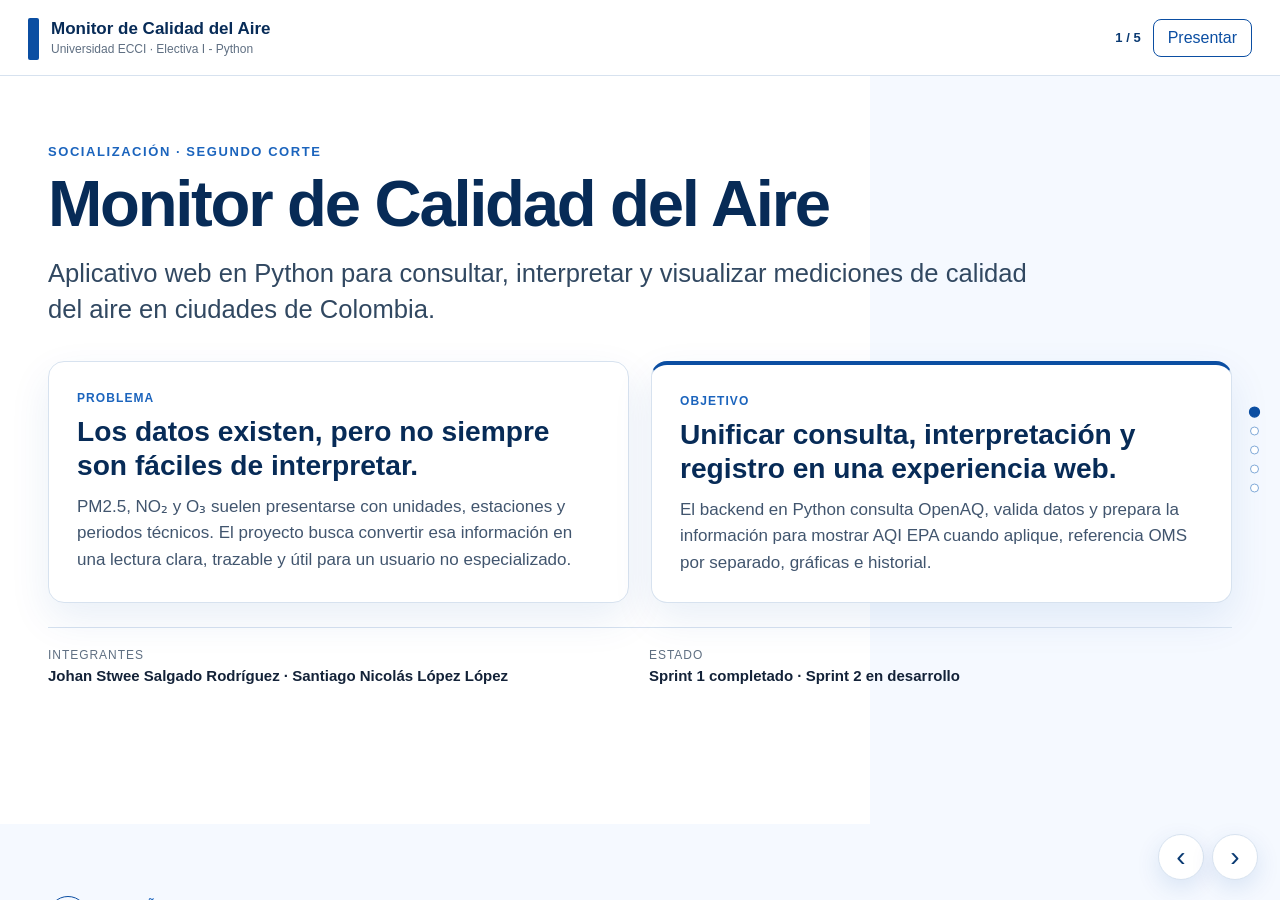
<file: presentacion/index.html>
<!doctype html>
<html lang="es">
<head>
  <meta charset="utf-8">
  <meta name="viewport" content="width=device-width, initial-scale=1">
  <meta name="theme-color" content="#0b4ea2">
  <meta name="description" content="Pitch del proyecto Monitor de Calidad del Aire - Universidad ECCI">
  <title>Monitor de Calidad del Aire | Pitch del Proyecto</title>
  <link rel="icon" href="assets/favicon.svg" type="image/svg+xml">
  <link rel="stylesheet" href="styles.css">
</head>
<body>
  <header class="topbar">
    <div class="brand">
      <span class="brand-mark" aria-hidden="true"></span>
      <div>
        <strong>Monitor de Calidad del Aire</strong>
        <span>Universidad ECCI · Electiva I - Python</span>
      </div>
    </div>
    <div class="top-actions">
      <span id="counter" class="counter" aria-live="polite">1 / 5</span>
      <button id="fullscreenBtn" class="ghost-btn" type="button">Presentar</button>
    </div>
  </header>

  <nav class="side-dots" aria-label="Navegación de diapositivas">
    <button class="dot active" data-slide="0" aria-label="Ir a diapositiva 1"></button>
    <button class="dot" data-slide="1" aria-label="Ir a diapositiva 2"></button>
    <button class="dot" data-slide="2" aria-label="Ir a diapositiva 3"></button>
    <button class="dot" data-slide="3" aria-label="Ir a diapositiva 4"></button>
    <button class="dot" data-slide="4" aria-label="Ir a diapositiva 5"></button>
  </nav>

  <main id="deck" class="deck">
    <section class="slide slide-cover" id="slide-1" data-title="Problema y objetivo">
      <div class="slide-inner cover-layout">
        <div class="eyebrow">Socialización · Segundo corte</div>
        <h1>Monitor de Calidad del Aire</h1>
        <p class="lead">Aplicativo web en Python para consultar, interpretar y visualizar mediciones de calidad del aire en ciudades de Colombia.</p>
        <div class="cover-grid">
          <article class="statement-card">
            <span class="kicker">Problema</span>
            <h2>Los datos existen, pero no siempre son fáciles de interpretar.</h2>
            <p>PM2.5, NO₂ y O₃ suelen presentarse con unidades, estaciones y periodos técnicos. El proyecto busca convertir esa información en una lectura clara, trazable y útil para un usuario no especializado.</p>
          </article>
          <article class="statement-card accent-card">
            <span class="kicker">Objetivo</span>
            <h2>Unificar consulta, interpretación y registro en una experiencia web.</h2>
            <p>El backend en Python consulta OpenAQ, valida datos y prepara la información para mostrar AQI EPA cuando aplique, referencia OMS por separado, gráficas e historial.</p>
          </article>
        </div>
        <div class="cover-footer">
          <div><span>Integrantes</span><strong>Johan Stwee Salgado Rodríguez · Santiago Nicolás López López</strong></div>
          <div><span>Estado</span><strong>Sprint 1 completado · Sprint 2 en desarrollo</strong></div>
        </div>
      </div>
    </section>

    <section class="slide" id="slide-2" data-title="Diseño funcional">
      <div class="slide-inner">
        <div class="section-heading">
          <span class="section-number">02</span>
          <div><span class="eyebrow">Diseño funcional</span><h2>Actores, casos de uso y propuesta de interfaz</h2></div>
        </div>
        <div class="two-col wide-left">
          <div class="content-stack">
            <div class="actor-row">
              <div class="actor-card"><strong>Usuario visitante</strong><span>Consulta, interpreta, visualiza y revisa historial sin crear una cuenta.</span></div>
              <div class="actor-card"><strong>Administrador</strong><span>Accede a una vista restringida para supervisar y mantener el historial.</span></div>
              <div class="actor-card"><strong>OpenAQ</strong><span>Sistema externo que suministra las mediciones públicas.</span></div>
            </div>
            <div class="case-list">
              <span>CU-01 Consultar calidad del aire</span>
              <span>CU-02 Interpretar mediciones</span>
              <span>CU-03 Visualizar gráficas</span>
              <span>CU-04 Consultar historial</span>
              <span>CU-05 Descargar CSV</span>
              <span>CU-06 Gestionar historial</span>
            </div>
            <div class="flow-strip" aria-label="Flujo del sistema">
              <span>Web</span><i></i><span>Backend Python</span><i></i><span>OpenAQ</span><i></i><span>AQI / OMS</span><i></i><span>Historial</span>
            </div>
          </div>
          <div class="evidence-column">
            <button class="evidence-card" data-image="assets/casos_uso.png" data-caption="Diagrama de casos de uso del proyecto">
              <img src="assets/casos_uso.png" alt="Diagrama de casos de uso del Monitor de Calidad del Aire">
              <span>Diagrama de casos de uso</span>
            </button>
            <button class="evidence-card compact" data-image="assets/mockups.png" data-caption="Mockups de consulta, resultados e historial">
              <img src="assets/mockups.png" alt="Mockups de la interfaz web">
              <span>Mockups del aplicativo web</span>
            </button>
          </div>
        </div>
      </div>
    </section>

    <section class="slide" id="slide-3" data-title="Historias de usuario">
      <div class="slide-inner">
        <div class="section-heading">
          <span class="section-number">03</span>
          <div><span class="eyebrow">Historias de usuario</span><h2>De la necesidad del usuario al backlog</h2></div>
        </div>
        <div class="story-layout">
          <div class="story-grid">
            <article class="story-card high"><span>HU-MA-001 · Alta</span><p>Como usuario visitante, necesito seleccionar una ciudad y consultar su calidad del aire para conocer las condiciones reportadas.</p></article>
            <article class="story-card high"><span>HU-MA-002 · Alta</span><p>Como usuario visitante, necesito interpretar PM2.5, NO₂ y O₃ mediante categorías y alertas comprensibles.</p></article>
            <article class="story-card"><span>HU-MA-003 · Media</span><p>Como usuario visitante, necesito visualizar gráficamente los resultados y consultar el historial para comparar la información.</p></article>
            <article class="story-card"><span>HU-MA-004 · Media</span><p>Como administrador, necesito una vista restringida para revisar y gestionar el historial del aplicativo.</p></article>
          </div>
          <button class="evidence-card stories-shot" data-image="assets/historias_usuario.png" data-caption="Resumen documentado de historias de usuario">
            <img src="assets/historias_usuario.png" alt="Resumen de historias de usuario documentadas">
            <span>Evidencia documental de las historias</span>
          </button>
        </div>
        <div class="coherence-line">
          <strong>Coherencia evaluada</strong>
          <span>Problema</span><b>→</b><span>Caso de uso</span><b>→</b><span>Historia de usuario</span><b>→</b><span>Tarea en Jira</span><b>→</b><span>Desarrollo</span>
        </div>
      </div>
    </section>

    <section class="slide" id="slide-4" data-title="Scrum y avances">
      <div class="slide-inner">
        <div class="section-heading">
          <span class="section-number">04</span>
          <div><span class="eyebrow">Scrum y avances reales</span><h2>Planificación en Jira y estado de los sprints</h2></div>
        </div>
        <div class="scrum-layout">
          <div>
            <div class="status-row">
              <div class="status-card done"><span>Sprint 1</span><strong>Completado</strong><small>Análisis y requisitos · MCA-1 a MCA-5</small></div>
              <div class="status-card active"><span>Sprint 2</span><strong>En desarrollo</strong><small>Historias, UML y mockups · entrega 06 oct. 2026</small></div>
            </div>
            <div class="sprint-track" aria-label="Ocho sprints del proyecto">
              <div class="sprint-chip done">1<br><span>Análisis</span></div>
              <div class="sprint-chip active">2<br><span>Diseño</span></div>
              <div class="sprint-chip">3<br><span>GitHub</span></div>
              <div class="sprint-chip">4<br><span>OpenAQ</span></div>
              <div class="sprint-chip">5<br><span>AQI/OMS</span></div>
              <div class="sprint-chip">6<br><span>Web</span></div>
              <div class="sprint-chip">7<br><span>Pruebas</span></div>
              <div class="sprint-chip">8<br><span>Entrega</span></div>
            </div>
            <div class="roles-panel">
              <div><strong>Johan</strong><span>Análisis, requisitos, documentación, trazabilidad y validación.</span></div>
              <div><strong>Santiago</strong><span>Validación técnica, OpenAQ y actividades de desarrollo.</span></div>
            </div>
          </div>
          <div class="evidence-stack">
            <button class="evidence-card jira-main" data-image="assets/jira_sprint1.png" data-caption="MCA-1 a MCA-5 marcadas como Listo en Jira">
              <img src="assets/jira_sprint1.png" alt="Listado de tareas del Sprint 1 en Jira, todas en estado Listo">
              <span>Jira · Sprint 1 cerrado</span>
            </button>
            <div class="thumb-row">
              <button class="mini-evidence" data-image="assets/evidencia_mca1.png" data-caption="Evidencia MCA-1: problema, objetivos y alcance"><img src="assets/evidencia_mca1.png" alt="Evidencia MCA-1"><span>MCA-1</span></button>
              <button class="mini-evidence" data-image="assets/evidencia_mca5.png" data-caption="Evidencia MCA-5: cobertura y viabilidad de OpenAQ"><img src="assets/evidencia_mca5.png" alt="Evidencia MCA-5"><span>MCA-5</span></button>
            </div>
          </div>
        </div>
      </div>
    </section>

    <section class="slide" id="slide-5" data-title="Desarrollo y próximo paso">
      <div class="slide-inner">
        <div class="section-heading">
          <span class="section-number">05</span>
          <div><span class="eyebrow">Estado del desarrollo</span><h2>Base técnica, próximo paso y retroalimentación del equipo</h2></div>
        </div>
        <div class="closing-layout">
          <div class="tech-card">
            <span class="kicker">Python</span>
            <h3>Base modular preparada para la integración.</h3>
            <div class="code-tree" aria-label="Estructura del proyecto Python">
              <span>api.py <em>FastAPI</em></span>
              <span>src/openaq_client.py <em>consulta OpenAQ</em></span>
              <span>src/aqi.py <em>clasificación AQI</em></span>
              <span>src/history.py <em>historial CSV</em></span>
              <span>src/charts.py <em>Matplotlib</em></span>
              <span>tests/test_aqi.py <em>pruebas</em></span>
            </div>
            <p class="note">La integración completa con el aplicativo web continúa de forma incremental en los siguientes sprints.</p>
          </div>
          <div class="next-card">
            <span class="kicker">Próximo paso</span>
            <h3>Cerrar Sprint 2 y pasar a arquitectura + GitHub.</h3>
            <p>Se completan historias, UML y mockups; después se formaliza la estructura del repositorio y se inicia la construcción del backend conectado con OpenAQ.</p>
            <button class="evidence-card task-shot" data-image="assets/jira_mca5.png" data-caption="MCA-5: evidencia técnica adjunta y responsable asignado">
              <img src="assets/jira_mca5.png" alt="Detalle de la tarea MCA-5 en Jira">
              <span>Evidencia técnica en Jira</span>
            </button>
          </div>
        </div>
        <div class="retro-panel">
          <div class="retro-title">Retroalimentación del Sprint 1</div>
          <div class="retro-grid">
            <blockquote><strong>Johan → Santiago</strong><p>La validación temprana de OpenAQ ayudó a comprobar que el alcance técnico es viable y a evitar decisiones basadas en supuestos.</p></blockquote>
            <blockquote><strong>Santiago → Johan</strong><p>La definición clara de requisitos y criterios de aceptación facilita convertir cada necesidad en tareas técnicas realizables.</p></blockquote>
            <blockquote class="team"><strong>Acuerdo del equipo</strong><p>En Sprint 2 se mantendrá la evidencia en Jira y se cerrarán UML, historias y mockups antes de avanzar a la arquitectura del repositorio.</p></blockquote>
          </div>
        </div>
      </div>
    </section>
  </main>

  <div class="nav-controls" aria-label="Controles de presentación">
    <button id="prevBtn" type="button" aria-label="Diapositiva anterior">‹</button>
    <button id="nextBtn" type="button" aria-label="Diapositiva siguiente">›</button>
  </div>

  <dialog id="imageDialog" class="image-dialog">
    <button id="closeDialog" class="dialog-close" type="button" aria-label="Cerrar imagen">×</button>
    <img id="dialogImage" alt="">
    <p id="dialogCaption"></p>
  </dialog>

  <script src="script.js"></script>
</body>
</html>
</file>
<file: presentacion/styles.css>
:root{
  --blue-950:#072b57;
  --blue-900:#0a3a72;
  --blue-800:#0b4ea2;
  --blue-700:#1b64bd;
  --blue-100:#eaf3ff;
  --blue-50:#f5f9ff;
  --ink:#132238;
  --muted:#5f6f82;
  --line:#d7e2ef;
  --white:#ffffff;
  --success:#e9f7ef;
  --success-ink:#18683b;
  --shadow:0 16px 42px rgba(11,78,162,.09);
}
*{box-sizing:border-box}
html{scroll-behavior:smooth;background:var(--white)}
body{margin:0;font-family:"Segoe UI",Arial,sans-serif;color:var(--ink);background:var(--white);overflow:hidden}
button{font:inherit}
.topbar{height:76px;display:flex;align-items:center;justify-content:space-between;padding:0 28px;border-bottom:1px solid var(--line);background:rgba(255,255,255,.98);position:fixed;top:0;left:0;right:0;z-index:20}
.brand{display:flex;align-items:center;gap:12px;min-width:0}.brand-mark{width:11px;height:42px;background:var(--blue-800);border-radius:2px}.brand strong{display:block;font-size:17px;color:var(--blue-950)}.brand span{display:block;font-size:12px;color:var(--muted);margin-top:3px}.top-actions{display:flex;align-items:center;gap:12px}.counter{font-weight:700;color:var(--blue-900);font-size:13px}.ghost-btn{border:1px solid var(--blue-800);color:var(--blue-800);background:#fff;border-radius:8px;padding:9px 14px;cursor:pointer}.ghost-btn:hover{background:var(--blue-50)}
.deck{height:100vh;overflow-y:auto;scroll-snap-type:y mandatory;scrollbar-width:none;padding-top:76px}.deck::-webkit-scrollbar{display:none}.slide{min-height:calc(100vh - 76px);scroll-snap-align:start;display:flex;align-items:stretch;position:relative;background:#fff}.slide:nth-child(even){background:var(--blue-50)}.slide-inner{width:min(1320px,calc(100% - 96px));margin:auto;padding:46px 0 42px}.slide-cover{background:linear-gradient(90deg,#fff 0 68%,#f5f9ff 68% 100%)}
.eyebrow{font-size:13px;letter-spacing:.12em;text-transform:uppercase;color:var(--blue-700);font-weight:800}.slide h1{font-size:clamp(42px,5.1vw,76px);line-height:1.02;margin:12px 0 18px;color:var(--blue-950);letter-spacing:-.035em;max-width:950px}.lead{font-size:clamp(20px,2vw,29px);line-height:1.4;color:#314861;max-width:1000px;margin:0 0 34px}.cover-grid{display:grid;grid-template-columns:1fr 1fr;gap:22px}.statement-card{border:1px solid var(--line);padding:26px 28px;border-radius:16px;background:#fff;box-shadow:var(--shadow)}.statement-card h2{font-size:clamp(22px,2.2vw,32px);line-height:1.18;margin:9px 0 12px;color:var(--blue-950)}.statement-card p{font-size:17px;line-height:1.55;color:#41556e;margin:0}.accent-card{border-top:4px solid var(--blue-800)}.kicker{font-size:12px;text-transform:uppercase;letter-spacing:.09em;color:var(--blue-700);font-weight:800}.cover-footer{display:grid;grid-template-columns:1fr 1fr;gap:18px;margin-top:24px;padding-top:20px;border-top:1px solid var(--line)}.cover-footer span{display:block;font-size:12px;color:var(--muted);text-transform:uppercase;letter-spacing:.08em}.cover-footer strong{display:block;margin-top:5px;font-size:15px;color:var(--ink)}
.section-heading{display:flex;align-items:flex-start;gap:22px;margin-bottom:28px}.section-number{font-size:13px;font-weight:800;color:var(--blue-800);border:1px solid var(--blue-800);border-radius:50%;width:40px;height:40px;display:grid;place-items:center;flex:0 0 auto}.section-heading h2{font-size:clamp(30px,3.1vw,48px);line-height:1.08;margin:4px 0 0;color:var(--blue-950);letter-spacing:-.025em}.two-col{display:grid;grid-template-columns:1fr 1fr;gap:26px}.wide-left{grid-template-columns:1.05fr .95fr}.content-stack{display:flex;flex-direction:column;gap:18px}.actor-row{display:grid;grid-template-columns:repeat(3,1fr);gap:12px}.actor-card{border:1px solid var(--line);border-left:4px solid var(--blue-800);background:#fff;border-radius:12px;padding:16px}.actor-card strong{display:block;color:var(--blue-950);font-size:16px}.actor-card span{display:block;color:var(--muted);font-size:13px;line-height:1.45;margin-top:7px}.case-list{display:grid;grid-template-columns:1fr 1fr;gap:8px}.case-list span{padding:12px 13px;border-radius:9px;background:var(--blue-100);font-size:14px;color:#24415f;font-weight:600}.flow-strip{display:flex;align-items:center;gap:9px;flex-wrap:wrap;padding:14px 16px;border:1px solid var(--line);border-radius:12px;background:#fff}.flow-strip span{font-size:13px;font-weight:700;color:var(--blue-900)}.flow-strip i{display:block;width:22px;height:1px;background:var(--blue-700);position:relative}.flow-strip i:after{content:"";position:absolute;right:-1px;top:-3px;border-left:5px solid var(--blue-700);border-top:3px solid transparent;border-bottom:3px solid transparent}.evidence-column,.evidence-stack{display:flex;flex-direction:column;gap:14px}.evidence-card,.mini-evidence{border:1px solid var(--line);border-radius:14px;padding:0;background:#fff;overflow:hidden;text-align:left;cursor:pointer;box-shadow:0 8px 24px rgba(11,78,162,.06);transition:transform .18s ease,border-color .18s ease}.evidence-card:hover,.mini-evidence:hover{transform:translateY(-2px);border-color:#a8c7ee}.evidence-card img{display:block;width:100%;height:310px;object-fit:cover;object-position:center}.evidence-card.compact img{height:190px;object-position:center 15%}.evidence-card span,.mini-evidence span{display:block;padding:11px 14px;font-size:13px;font-weight:700;color:var(--blue-900);background:#fff}
.story-layout{display:grid;grid-template-columns:1.12fr .88fr;gap:24px}.story-grid{display:grid;grid-template-columns:1fr 1fr;gap:14px}.story-card{border:1px solid var(--line);border-top:4px solid #8eafd5;border-radius:13px;padding:19px;background:#fff}.story-card.high{border-top-color:var(--blue-800)}.story-card span{font-size:12px;font-weight:800;color:var(--blue-700);letter-spacing:.04em}.story-card p{font-size:16px;line-height:1.48;margin:10px 0 0;color:#334a63}.stories-shot img{height:380px;object-position:center 55%}.coherence-line{margin-top:20px;border-top:1px solid var(--line);padding-top:18px;display:flex;align-items:center;justify-content:center;gap:12px;flex-wrap:wrap}.coherence-line strong{color:var(--blue-950);margin-right:4px}.coherence-line span{background:#fff;border:1px solid var(--line);border-radius:999px;padding:8px 12px;font-size:13px}.coherence-line b{color:var(--blue-700)}
.scrum-layout{display:grid;grid-template-columns:.9fr 1.1fr;gap:24px}.status-row{display:grid;grid-template-columns:1fr 1fr;gap:12px}.status-card{padding:18px;border:1px solid var(--line);border-radius:12px;background:#fff}.status-card span{display:block;color:var(--muted);font-size:12px;text-transform:uppercase;letter-spacing:.07em}.status-card strong{display:block;font-size:23px;margin:5px 0 4px;color:var(--blue-950)}.status-card small{color:var(--muted);font-size:12px;line-height:1.35}.status-card.done{border-left:5px solid #2d925c}.status-card.active{border-left:5px solid var(--blue-800)}.sprint-track{display:grid;grid-template-columns:repeat(4,1fr);gap:9px;margin-top:16px}.sprint-chip{background:#fff;border:1px solid var(--line);border-radius:10px;padding:10px;text-align:center;color:var(--blue-950);font-weight:800}.sprint-chip span{font-size:11px;font-weight:600;color:var(--muted)}.sprint-chip.done{background:var(--success);border-color:#b8dfc7;color:var(--success-ink)}.sprint-chip.active{background:var(--blue-100);border-color:#b6d3f6}.roles-panel{margin-top:16px;background:#fff;border:1px solid var(--line);border-radius:12px;padding:4px 16px}.roles-panel div{display:grid;grid-template-columns:90px 1fr;gap:10px;padding:13px 0;border-bottom:1px solid #edf2f7}.roles-panel div:last-child{border:0}.roles-panel strong{color:var(--blue-900)}.roles-panel span{color:var(--muted);font-size:14px}.jira-main img{height:260px;object-position:center}.thumb-row{display:grid;grid-template-columns:1fr 1fr;gap:12px}.mini-evidence img{display:block;width:100%;height:130px;object-fit:cover;object-position:top center}.mini-evidence span{padding:9px 12px}
.closing-layout{display:grid;grid-template-columns:1fr 1fr;gap:22px}.tech-card,.next-card{border:1px solid var(--line);border-radius:15px;background:#fff;padding:22px 24px}.tech-card h3,.next-card h3{font-size:24px;line-height:1.2;color:var(--blue-950);margin:7px 0 13px}.code-tree{display:grid;gap:8px}.code-tree span{font-family:Consolas,"Courier New",monospace;font-size:13px;background:#f8fbff;border:1px solid #e2ebf5;border-radius:8px;padding:9px 11px;color:#183d67}.code-tree em{font-family:"Segoe UI",Arial,sans-serif;font-style:normal;color:var(--muted);float:right}.note,.next-card p{font-size:14px;line-height:1.5;color:var(--muted)}.task-shot{margin-top:12px}.task-shot img{height:175px;object-position:center 25%}.retro-panel{margin-top:18px;border-top:1px solid var(--line);padding-top:16px}.retro-title{font-weight:800;color:var(--blue-950);margin-bottom:10px}.retro-grid{display:grid;grid-template-columns:1fr 1fr 1fr;gap:12px}.retro-grid blockquote{margin:0;border:1px solid var(--line);border-left:4px solid var(--blue-700);border-radius:10px;background:#fff;padding:13px 15px}.retro-grid blockquote.team{border-left-color:var(--blue-950)}.retro-grid strong{font-size:13px;color:var(--blue-900)}.retro-grid p{font-size:13px;line-height:1.45;color:#475d75;margin:7px 0 0}
.side-dots{position:fixed;right:21px;top:50%;transform:translateY(-50%);z-index:15;display:flex;flex-direction:column;gap:10px}.dot{width:9px;height:9px;border-radius:50%;border:1px solid #7fa8d7;background:#fff;padding:0;cursor:pointer}.dot.active{background:var(--blue-800);border-color:var(--blue-800);transform:scale(1.25)}.nav-controls{position:fixed;right:22px;bottom:20px;z-index:20;display:flex;gap:8px}.nav-controls button{width:46px;height:46px;border-radius:50%;border:1px solid var(--line);background:#fff;color:var(--blue-900);font-size:28px;line-height:1;cursor:pointer;box-shadow:0 8px 24px rgba(11,78,162,.12)}.nav-controls button:hover{border-color:#9bbce2;background:var(--blue-50)}
.image-dialog{max-width:min(1180px,94vw);max-height:90vh;border:0;border-radius:15px;padding:16px;background:#fff;box-shadow:0 24px 70px rgba(7,43,87,.25)}.image-dialog::backdrop{background:rgba(7,28,50,.72)}.image-dialog img{display:block;max-width:100%;max-height:76vh;margin:auto;border-radius:8px}.image-dialog p{margin:12px 4px 2px;text-align:center;color:#465f79;font-size:14px}.dialog-close{position:absolute;right:14px;top:12px;width:38px;height:38px;border:0;border-radius:50%;background:rgba(7,43,87,.9);color:#fff;font-size:25px;cursor:pointer}
@media (max-width:1000px){body{overflow:auto}.deck{overflow:visible;height:auto;scroll-snap-type:none;padding-top:70px}.topbar{height:70px;padding:0 16px}.brand span{display:none}.slide{min-height:auto}.slide-inner{width:min(100% - 34px,900px);padding:38px 0}.side-dots,.nav-controls{display:none}.cover-grid,.two-col,.wide-left,.story-layout,.scrum-layout,.closing-layout{grid-template-columns:1fr}.slide-cover{background:#fff}.actor-row{grid-template-columns:1fr 1fr 1fr}.retro-grid{grid-template-columns:1fr}.evidence-card img,.stories-shot img{height:auto;max-height:440px;object-fit:contain;background:#fff}.cover-footer{grid-template-columns:1fr}.task-shot img{height:auto}.thumb-row{grid-template-columns:1fr 1fr}}
@media (max-width:640px){.topbar{height:64px}.deck{padding-top:64px}.brand strong{font-size:14px}.ghost-btn{padding:8px 10px}.slide-inner{width:calc(100% - 26px);padding:30px 0}.slide h1{font-size:40px}.lead{font-size:19px}.cover-grid,.story-grid,.status-row,.thumb-row{grid-template-columns:1fr}.actor-row{grid-template-columns:1fr}.case-list{grid-template-columns:1fr}.sprint-track{grid-template-columns:repeat(2,1fr)}.section-heading{gap:13px}.section-number{width:34px;height:34px}.section-heading h2{font-size:30px}.coherence-line{justify-content:flex-start}.code-tree em{float:none;display:block;margin-top:3px}.roles-panel div{grid-template-columns:1fr}.retro-grid{grid-template-columns:1fr}.image-dialog{padding:10px}.dialog-close{right:9px;top:8px}}
@media (prefers-reduced-motion:reduce){html{scroll-behavior:auto}.evidence-card,.mini-evidence{transition:none}}
@media print{.topbar,.side-dots,.nav-controls{display:none!important}.deck{height:auto;overflow:visible;padding:0}.slide{min-height:100vh;page-break-after:always}.slide-inner{width:92%;padding:30px 0}.evidence-card,.statement-card,.actor-card,.story-card,.status-card,.tech-card,.next-card{box-shadow:none}}
</file>
